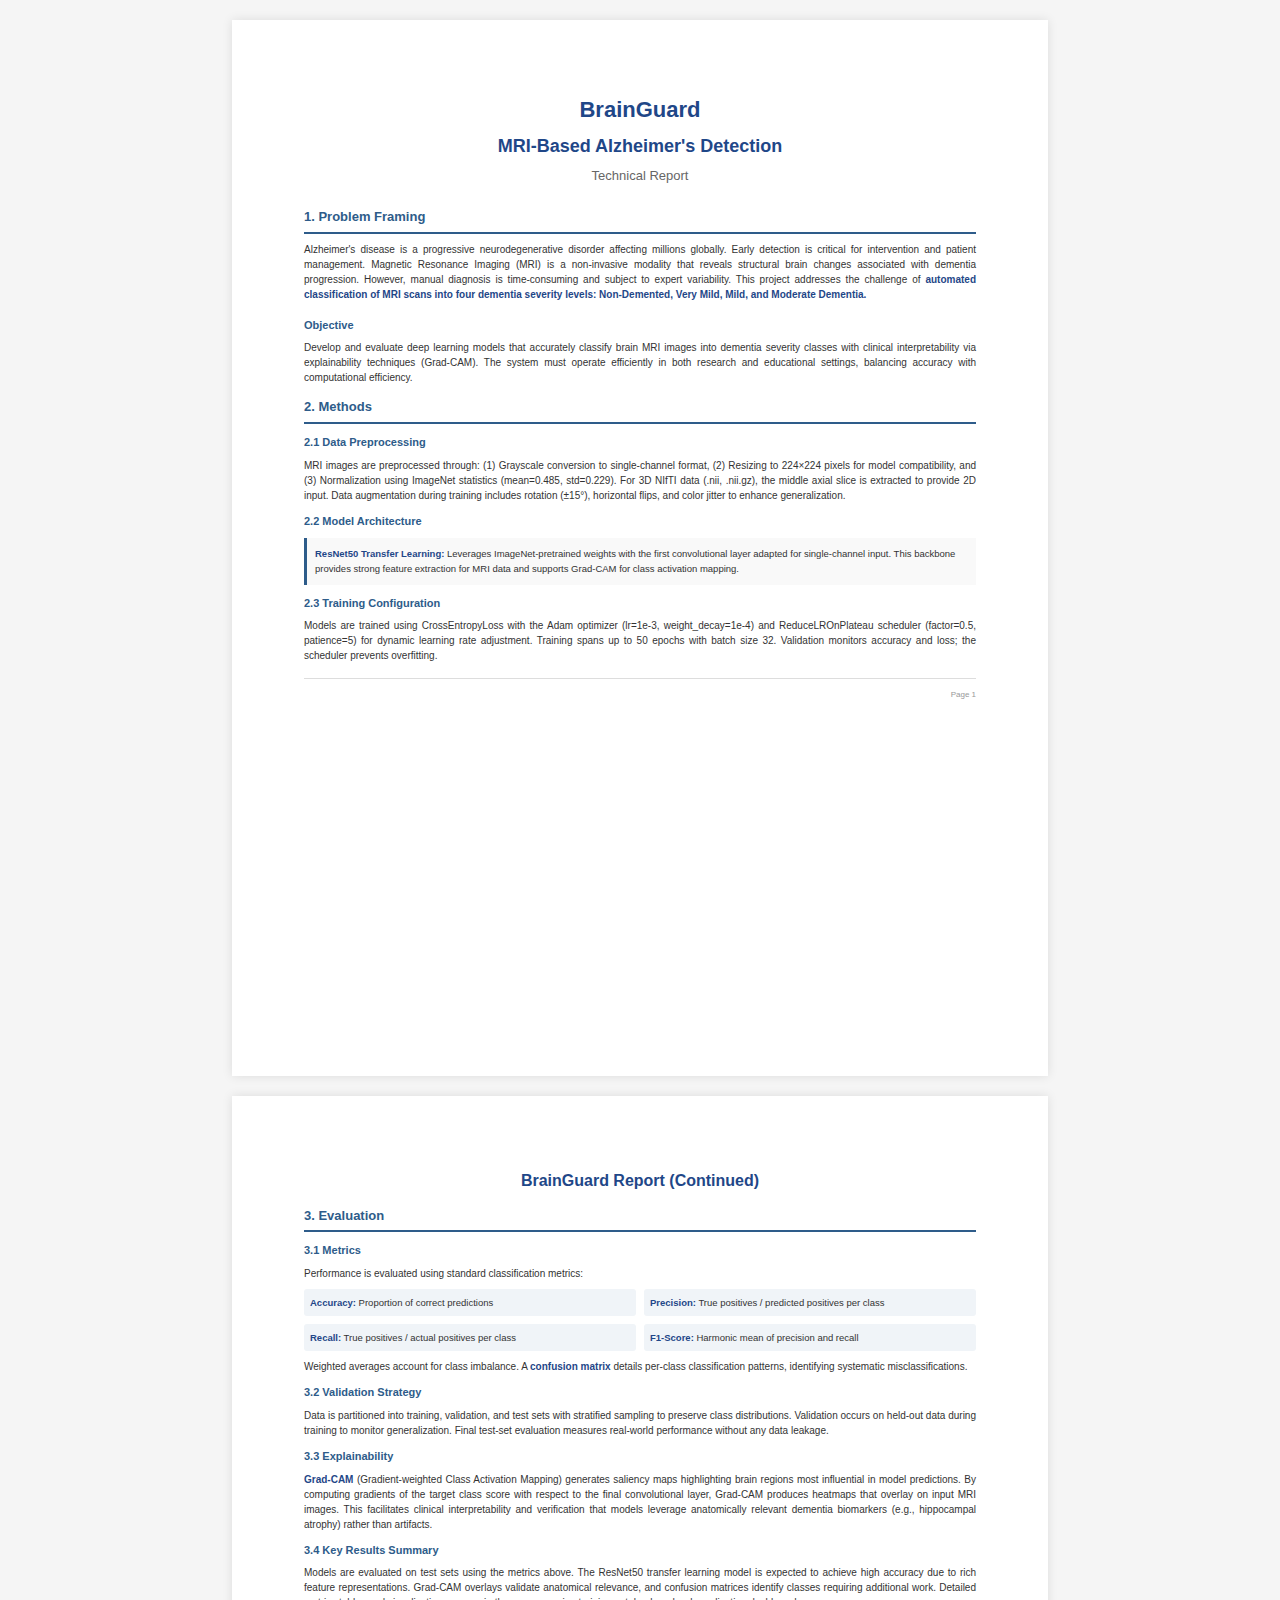
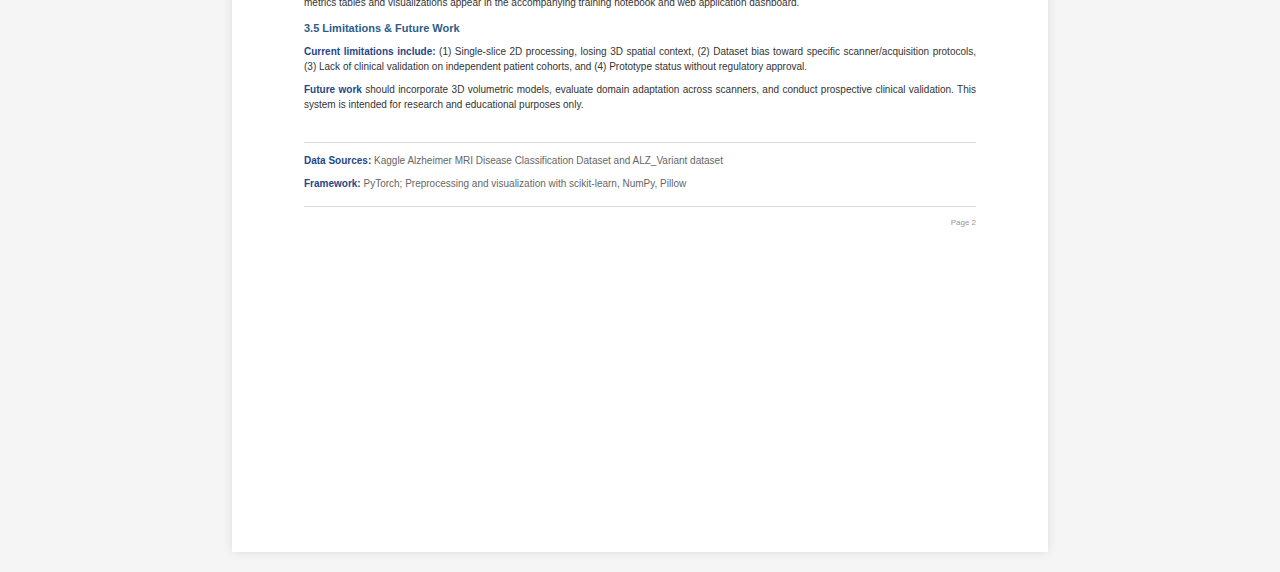
<file: BrainGuard_Report.html>
<!DOCTYPE html>
<html lang="en">
<head>
    <meta charset="UTF-8">
    <meta name="viewport" content="width=device-width, initial-scale=1.0">
    <title>BrainGuard: MRI-Based Alzheimer's Detection - Technical Report</title>
    <style>
        * {
            margin: 0;
            padding: 0;
            box-sizing: border-box;
        }
        
        body {
            font-family: 'Segoe UI', Tahoma, Geneva, Verdana, sans-serif;
            line-height: 1.6;
            color: #333;
            background-color: #f5f5f5;
        }
        
        .container {
            max-width: 8.5in;
            height: 11in;
            margin: 20px auto;
            padding: 0.75in;
            background-color: white;
            box-shadow: 0 0 10px rgba(0,0,0,0.1);
            overflow: hidden;
        }
        
        .page {
            page-break-after: always;
            margin-bottom: 40px;
            height: 11in;
        }
        
        .title {
            text-align: center;
            color: #1F4788;
            font-size: 22px;
            font-weight: bold;
            margin-bottom: 5px;
        }
        
        .subtitle {
            text-align: center;
            color: #666;
            font-size: 13px;
            margin-bottom: 20px;
        }
        
        h2 {
            color: #2E5C8A;
            font-size: 13px;
            font-weight: bold;
            margin-top: 12px;
            margin-bottom: 8px;
            border-bottom: 2px solid #2E5C8A;
            padding-bottom: 4px;
        }
        
        h3 {
            color: #2E5C8A;
            font-size: 11px;
            font-weight: bold;
            margin-top: 10px;
            margin-bottom: 6px;
        }
        
        p {
            font-size: 10px;
            text-align: justify;
            margin-bottom: 8px;
            line-height: 1.5;
        }
        
        b {
            color: #1F4788;
        }
        
        .section {
            margin-bottom: 15px;
        }
        
        .method-box {
            background-color: #f9f9f9;
            border-left: 3px solid #2E5C8A;
            padding: 8px;
            margin: 8px 0;
            font-size: 9.5px;
        }
        
        ul {
            margin-left: 20px;
            font-size: 10px;
        }
        
        li {
            margin-bottom: 4px;
            line-height: 1.4;
        }
        
        .metrics-list {
            display: grid;
            grid-template-columns: 1fr 1fr;
            gap: 8px;
            font-size: 9.5px;
            margin: 8px 0;
        }
        
        .metric-item {
            background-color: #f0f4f8;
            padding: 6px;
            border-radius: 3px;
        }
        
        @media print {
            body {
                background-color: white;
            }
            .container {
                margin: 0;
                box-shadow: none;
                height: auto;
                page-break-after: always;
            }
            .page {
                page-break-after: always;
                margin-bottom: 0;
                height: auto;
            }
        }
        
        .page-number {
            text-align: right;
            color: #999;
            font-size: 8px;
            margin-top: 15px;
            border-top: 1px solid #ddd;
            padding-top: 10px;
        }
    </style>
</head>
<body>
    <!-- PAGE 1 -->
    <div class="container">
        <div class="page">
            <div class="title">BrainGuard</div>
            <div class="title" style="font-size: 18px;">MRI-Based Alzheimer's Detection</div>
            <div class="subtitle">Technical Report</div>
            
            <h2>1. Problem Framing</h2>
            
            <div class="section">
                <p>Alzheimer's disease is a progressive neurodegenerative disorder affecting millions globally. Early detection is critical for intervention and patient management. Magnetic Resonance Imaging (MRI) is a non-invasive modality that reveals structural brain changes associated with dementia progression. However, manual diagnosis is time-consuming and subject to expert variability. This project addresses the challenge of <b>automated classification of MRI scans into four dementia severity levels: Non-Demented, Very Mild, Mild, and Moderate Dementia.</b></p>
            </div>
            
            <h3>Objective</h3>
            <p>Develop and evaluate deep learning models that accurately classify brain MRI images into dementia severity classes with clinical interpretability via explainability techniques (Grad-CAM). The system must operate efficiently in both research and educational settings, balancing accuracy with computational efficiency.</p>
            
            <h2>2. Methods</h2>
            
            <h3>2.1 Data Preprocessing</h3>
            <p>MRI images are preprocessed through: (1) Grayscale conversion to single-channel format, (2) Resizing to 224×224 pixels for model compatibility, and (3) Normalization using ImageNet statistics (mean=0.485, std=0.229). For 3D NIfTI data (.nii, .nii.gz), the middle axial slice is extracted to provide 2D input. Data augmentation during training includes rotation (±15°), horizontal flips, and color jitter to enhance generalization.</p>
            
            <h3>2.2 Model Architecture</h3>
            <div class="method-box">
                <b>ResNet50 Transfer Learning:</b> Leverages ImageNet-pretrained weights with the first convolutional layer adapted for single-channel input. This backbone provides strong feature extraction for MRI data and supports Grad-CAM for class activation mapping.
            </div>
            
            <h3>2.3 Training Configuration</h3>
            <p>Models are trained using CrossEntropyLoss with the Adam optimizer (lr=1e-3, weight_decay=1e-4) and ReduceLROnPlateau scheduler (factor=0.5, patience=5) for dynamic learning rate adjustment. Training spans up to 50 epochs with batch size 32. Validation monitors accuracy and loss; the scheduler prevents overfitting.</p>
            
            <div class="page-number">Page 1</div>
        </div>
    </div>
    
    <!-- PAGE 2 -->
    <div class="container">
        <div class="page">
            <div class="title" style="font-size: 16px;">BrainGuard Report (Continued)</div>
            
            <h2>3. Evaluation</h2>
            
            <h3>3.1 Metrics</h3>
            <p>Performance is evaluated using standard classification metrics:</p>
            <div class="metrics-list">
                <div class="metric-item"><b>Accuracy:</b> Proportion of correct predictions</div>
                <div class="metric-item"><b>Precision:</b> True positives / predicted positives per class</div>
                <div class="metric-item"><b>Recall:</b> True positives / actual positives per class</div>
                <div class="metric-item"><b>F1-Score:</b> Harmonic mean of precision and recall</div>
            </div>
            <p>Weighted averages account for class imbalance. A <b>confusion matrix</b> details per-class classification patterns, identifying systematic misclassifications.</p>
            
            <h3>3.2 Validation Strategy</h3>
            <p>Data is partitioned into training, validation, and test sets with stratified sampling to preserve class distributions. Validation occurs on held-out data during training to monitor generalization. Final test-set evaluation measures real-world performance without any data leakage.</p>
            
            <h3>3.3 Explainability</h3>
            <p><b>Grad-CAM</b> (Gradient-weighted Class Activation Mapping) generates saliency maps highlighting brain regions most influential in model predictions. By computing gradients of the target class score with respect to the final convolutional layer, Grad-CAM produces heatmaps that overlay on input MRI images. This facilitates clinical interpretability and verification that models leverage anatomically relevant dementia biomarkers (e.g., hippocampal atrophy) rather than artifacts.</p>
            
            <h3>3.4 Key Results Summary</h3>
            <p>Models are evaluated on test sets using the metrics above. The ResNet50 transfer learning model is expected to achieve high accuracy due to rich feature representations. Grad-CAM overlays validate anatomical relevance, and confusion matrices identify classes requiring additional work. Detailed metrics tables and visualizations appear in the accompanying training notebook and web application dashboard.</p>
            
            <h3>3.5 Limitations & Future Work</h3>
            <p><b>Current limitations include:</b> (1) Single-slice 2D processing, losing 3D spatial context, (2) Dataset bias toward specific scanner/acquisition protocols, (3) Lack of clinical validation on independent patient cohorts, and (4) Prototype status without regulatory approval.</p>
            <p><b>Future work</b> should incorporate 3D volumetric models, evaluate domain adaptation across scanners, and conduct prospective clinical validation. This system is intended for research and educational purposes only.</p>
            
            <div style="margin-top: 30px; padding-top: 10px; border-top: 1px solid #ddd; font-size: 9px; color: #666;">
                <p><b>Data Sources:</b> Kaggle Alzheimer MRI Disease Classification Dataset and ALZ_Variant dataset</p>
                <p><b>Framework:</b> PyTorch; Preprocessing and visualization with scikit-learn, NumPy, Pillow</p>
            </div>
            
            <div class="page-number">Page 2</div>
        </div>
    </div>
    
    <script>
        // Auto-print functionality (optional - user can disable)
        // window.print();
    </script>
</body>
</html>
</file>
